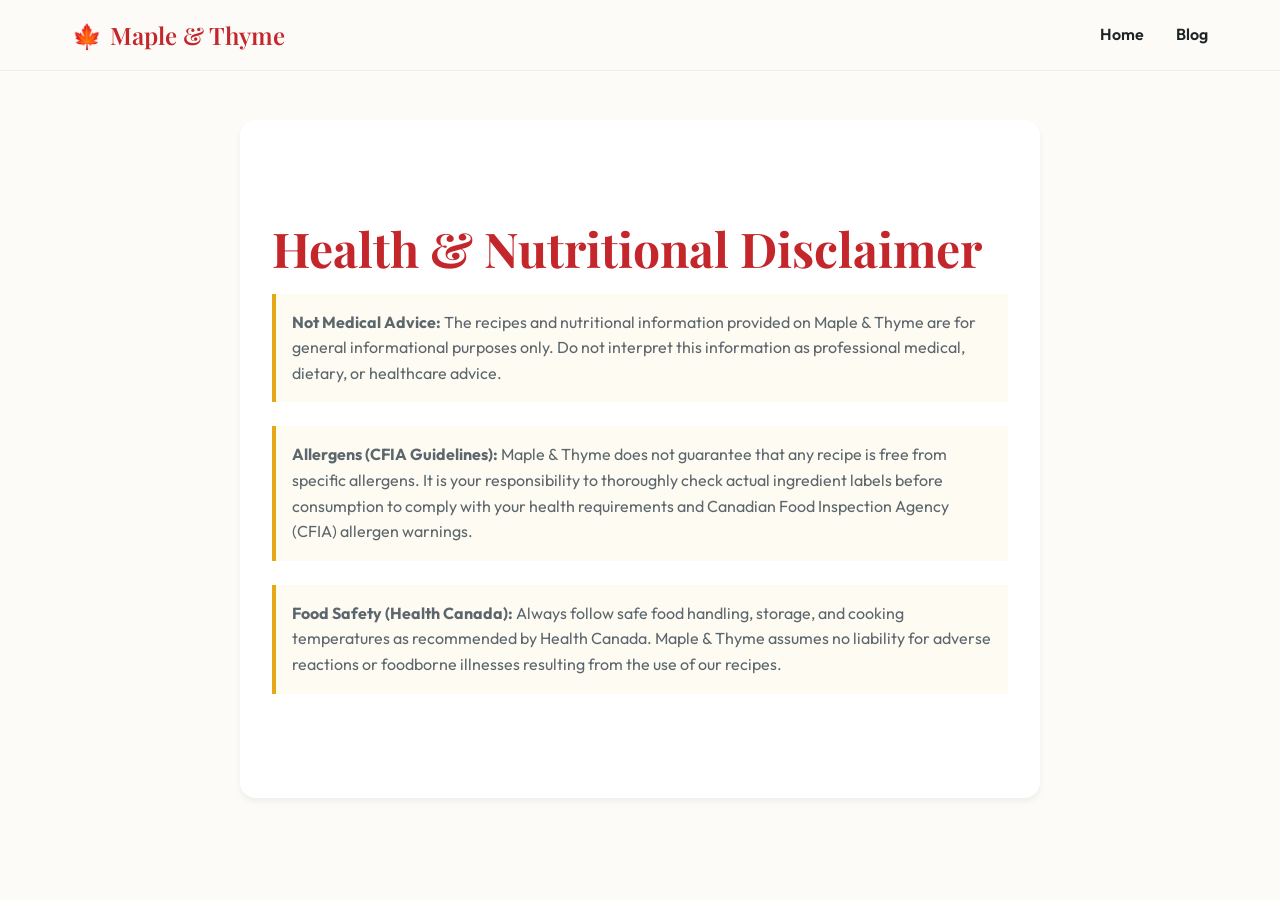
<file: disclaimer.html>
<!DOCTYPE html>
<html lang="en">
<head>
    <meta charset="UTF-8">
    <meta name="viewport" content="width=device-width, initial-scale=1.0">
    <title>Health Disclaimer | Maple & Thyme</title>
    <link href="https://fonts.googleapis.com/css2?family=Outfit:wght@300;400;600;700&family=Playfair+Display:ital,wght@0,600;1,600&display=swap" rel="stylesheet">
    <link rel="stylesheet" href="styles.css">
    <!-- Google AdSense Verification Tag -->
    <script async src="https://pagead2.googlesyndication.com/pagead/js/adsbygoogle.js?client=ca-pub-1895034733298752" crossorigin="anonymous"></script>
    <style>
        .legal-content {
            padding: 100px 2rem 5rem;
            max-width: 800px;
            margin: 0 auto;
            background: white;
            border-radius: var(--radius-md);
            box-shadow: var(--shadow-sm);
            margin-top: 120px;
            margin-bottom: 50px;
        }
        .legal-content h1 { font-size: 3rem; margin-bottom: 1rem; color: var(--color-primary); }
        .legal-content p { margin-bottom: 1.5rem; color: var(--color-text-light); border-left: 4px solid var(--color-accent); padding-left: 1rem; background: rgba(230, 168, 23, 0.05); padding: 1rem; }
    </style>
    <script async custom-element="amp-auto-ads"
        src="https://cdn.ampproject.org/v0/amp-auto-ads-0.1.js">
    </script>
</head>
<body>
    <amp-auto-ads type="adsense"
        data-ad-client="ca-pub-1895034733298752">
    </amp-auto-ads>
    <header class="main-header">
        <div class="container nav-container">
            <a href="index.html" class="logo"><span class="logo-icon">🍁</span> Maple & Thyme</a>
            <nav><ul class="nav-links">
                <li><a href="index.html">Home</a></li>
                <li><a href="blog.html">Blog</a></li>
            </ul></nav>
        </div>
    </header>

    <main class="container">
        <article class="legal-content">
            <h1>Health & Nutritional Disclaimer</h1>
            <p><strong>Not Medical Advice:</strong> The recipes and nutritional information provided on Maple & Thyme are for general informational purposes only. Do not interpret this information as professional medical, dietary, or healthcare advice.</p>
            
            <p><strong>Allergens (CFIA Guidelines):</strong> Maple & Thyme does not guarantee that any recipe is free from specific allergens. It is your responsibility to thoroughly check actual ingredient labels before consumption to comply with your health requirements and Canadian Food Inspection Agency (CFIA) allergen warnings.</p>

            <p><strong>Food Safety (Health Canada):</strong> Always follow safe food handling, storage, and cooking temperatures as recommended by Health Canada. Maple & Thyme assumes no liability for adverse reactions or foodborne illnesses resulting from the use of our recipes.</p>
        </article>
    </main>
</body>
</html>
</file>
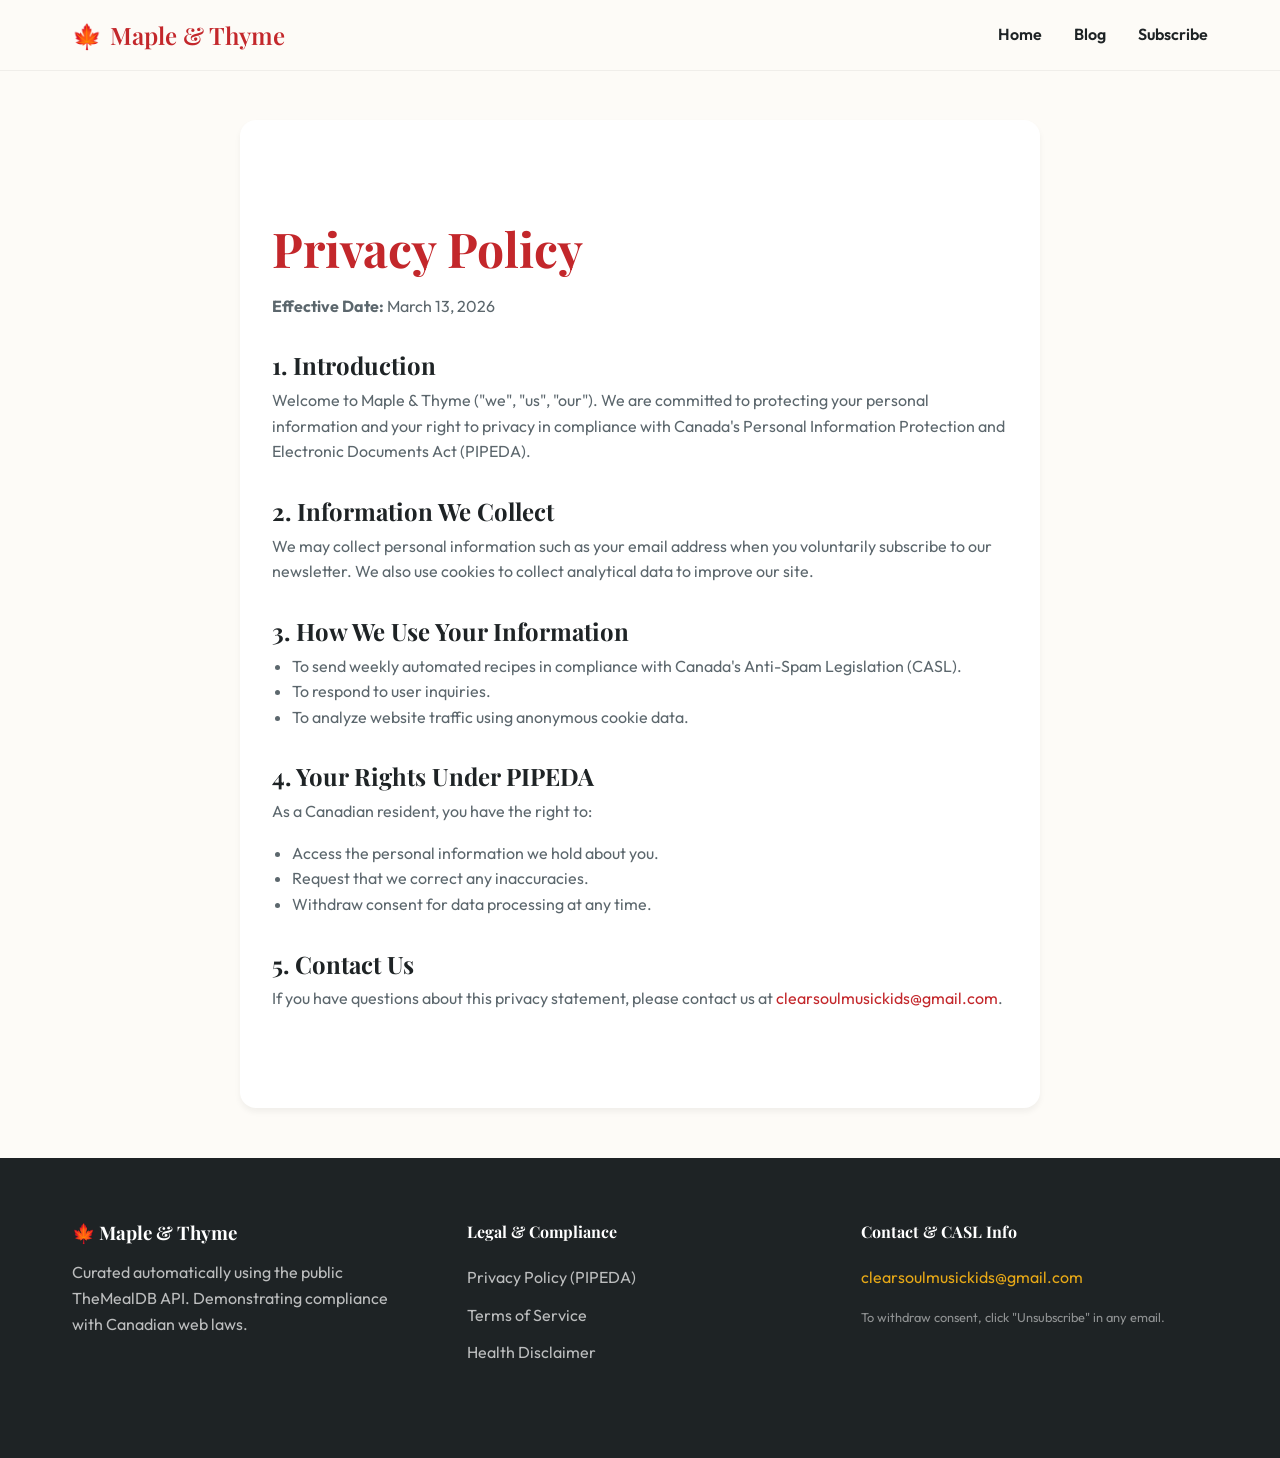
<file: privacy.html>
<!DOCTYPE html>
<html lang="en">
<head>
    <meta charset="UTF-8">
    <meta name="viewport" content="width=device-width, initial-scale=1.0">
    <title>Privacy Policy | Maple & Thyme</title>
    <meta name="description" content="Privacy Policy for Maple & Thyme. We adhere to PIPEDA guidelines.">
    <link href="https://fonts.googleapis.com/css2?family=Outfit:wght@300;400;600;700&family=Playfair+Display:ital,wght@0,600;1,600&display=swap" rel="stylesheet">
    <link rel="stylesheet" href="styles.css">
    <!-- Google AdSense Verification Tag -->
    <script async src="https://pagead2.googlesyndication.com/pagead/js/adsbygoogle.js?client=ca-pub-1895034733298752" crossorigin="anonymous"></script>
    <style>
        .legal-content {
            padding: 100px 2rem 5rem;
            max-width: 800px;
            margin: 0 auto;
            background: white;
            border-radius: var(--radius-md);
            box-shadow: var(--shadow-sm);
            margin-top: 120px;
            margin-bottom: 50px;
        }
        .legal-content h1 { font-size: 3rem; margin-bottom: 1rem; color: var(--color-primary); }
        .legal-content h2 { font-size: 1.5rem; margin-top: 2rem; margin-bottom: 0.5rem; }
        .legal-content p, .legal-content ul { margin-bottom: 1rem; color: var(--color-text-light); }
        .legal-content ul { padding-left: 20px; }
    </style>
    <script async custom-element="amp-auto-ads"
        src="https://cdn.ampproject.org/v0/amp-auto-ads-0.1.js">
    </script>
</head>
<body>
    <amp-auto-ads type="adsense"
        data-ad-client="ca-pub-1895034733298752">
    </amp-auto-ads>

    <header class="main-header">
        <div class="container nav-container">
            <a href="index.html" class="logo">
                <span class="logo-icon">🍁</span> Maple & Thyme
            </a>
            <nav aria-label="Main Navigation">
                <ul class="nav-links">
                    <li><a href="index.html">Home</a></li>
                    <li><a href="blog.html">Blog</a></li>
                    <li><a href="index.html#newsletter">Subscribe</a></li>
                </ul>
            </nav>
        </div>
    </header>

    <main class="container">
        <article class="legal-content">
            <h1>Privacy Policy</h1>
            <p><strong>Effective Date:</strong> March 13, 2026</p>
            
            <h2>1. Introduction</h2>
            <p>Welcome to Maple & Thyme ("we", "us", "our"). We are committed to protecting your personal information and your right to privacy in compliance with Canada's Personal Information Protection and Electronic Documents Act (PIPEDA).</p>

            <h2>2. Information We Collect</h2>
            <p>We may collect personal information such as your email address when you voluntarily subscribe to our newsletter. We also use cookies to collect analytical data to improve our site.</p>

            <h2>3. How We Use Your Information</h2>
            <ul>
                <li>To send weekly automated recipes in compliance with Canada's Anti-Spam Legislation (CASL).</li>
                <li>To respond to user inquiries.</li>
                <li>To analyze website traffic using anonymous cookie data.</li>
            </ul>

            <h2>4. Your Rights Under PIPEDA</h2>
            <p>As a Canadian resident, you have the right to:</p>
            <ul>
                <li>Access the personal information we hold about you.</li>
                <li>Request that we correct any inaccuracies.</li>
                <li>Withdraw consent for data processing at any time.</li>
            </ul>

            <h2>5. Contact Us</h2>
            <p>If you have questions about this privacy statement, please contact us at <a href="mailto:clearsoulmusickids@gmail.com">clearsoulmusickids@gmail.com</a>.</p>
        </article>
    </main>

    <footer class="main-footer">
        <div class="container footer-grid">
            <div class="footer-brand">
                <h3>🍁 Maple & Thyme</h3>
                <p>Curated automatically using the public TheMealDB API. Demonstrating compliance with Canadian web laws.</p>
            </div>
            <div class="footer-links">
                <h4>Legal & Compliance</h4>
                <ul>
                    <li><a href="privacy.html">Privacy Policy (PIPEDA)</a></li>
                    <li><a href="terms.html">Terms of Service</a></li>
                    <li><a href="disclaimer.html">Health Disclaimer</a></li>
                </ul>
            </div>
            <div class="footer-contact">
                <h4>Contact & CASL Info</h4>
                <p><a href="mailto:clearsoulmusickids@gmail.com">clearsoulmusickids@gmail.com</a></p>
                <p class="unsubscribe-note">To withdraw consent, click "Unsubscribe" in any email.</p>
            </div>
        </div>
    </footer>
</body>
</html>
</file>
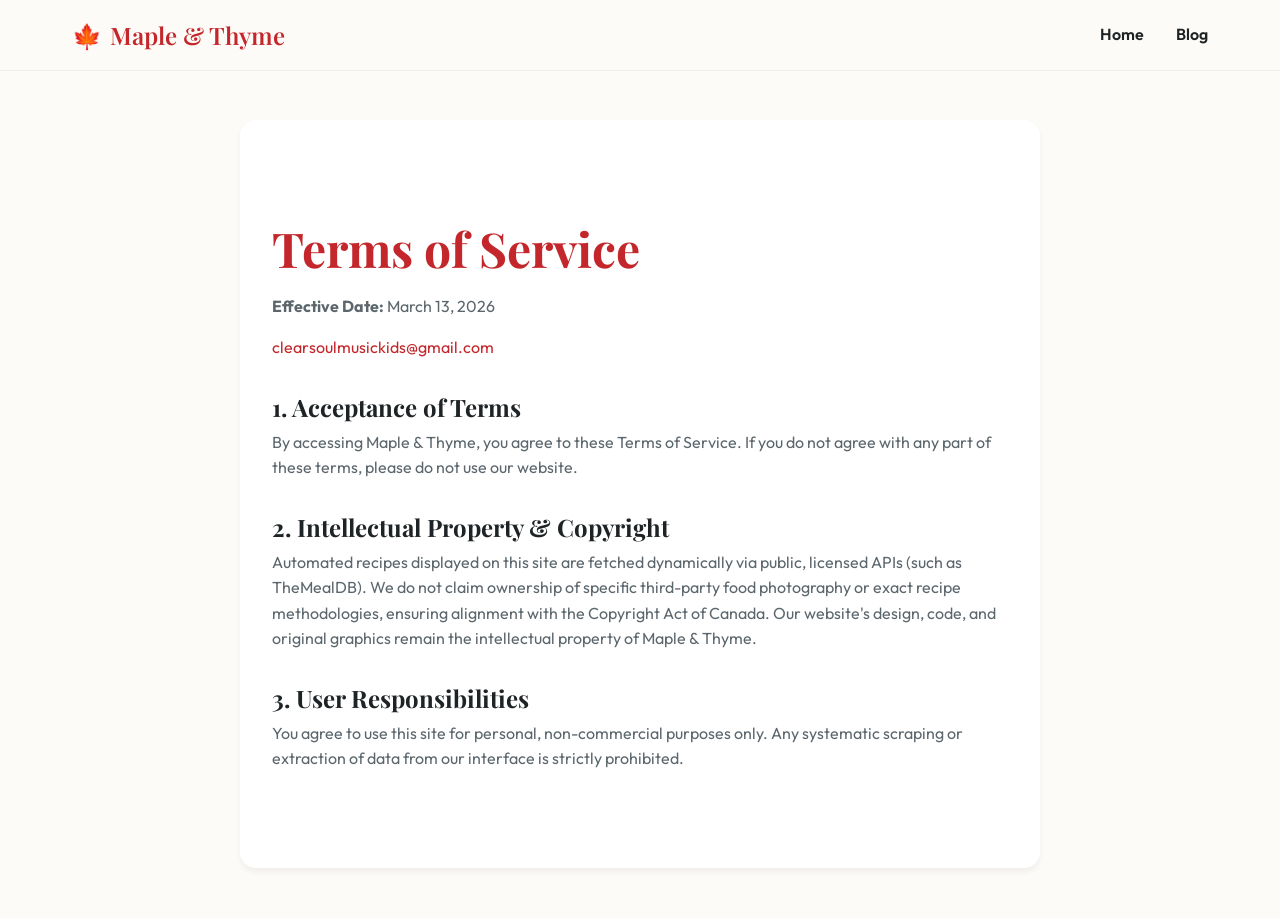
<file: terms.html>
<!DOCTYPE html>
<html lang="en">

<head>
    <meta charset="UTF-8">
    <meta name="viewport" content="width=device-width, initial-scale=1.0">
    <title>Terms of Service | Maple & Thyme</title>
    <link
        href="https://fonts.googleapis.com/css2?family=Outfit:wght@300;400;600;700&family=Playfair+Display:ital,wght@0,600;1,600&display=swap"
        rel="stylesheet">
    <link rel="stylesheet" href="styles.css">
    <!-- Google AdSense Verification Tag -->
    <script async src="https://pagead2.googlesyndication.com/pagead/js/adsbygoogle.js?client=ca-pub-1895034733298752"
        crossorigin="anonymous"></script>
    <style>
        .legal-content {
            padding: 100px 2rem 5rem;
            max-width: 800px;
            margin: 0 auto;
            background: white;
            border-radius: var(--radius-md);
            box-shadow: var(--shadow-sm);
            margin-top: 120px;
            margin-bottom: 50px;
        }

        .legal-content h1 {
            font-size: 3rem;
            margin-bottom: 1rem;
            color: var(--color-primary);
        }

        .legal-content h2 {
            font-size: 1.5rem;
            margin-top: 2rem;
            margin-bottom: 0.5rem;
        }

        .legal-content p {
            margin-bottom: 1rem;
            color: var(--color-text-light);
        }
    </style>
    <script async custom-element="amp-auto-ads" src="https://cdn.ampproject.org/v0/amp-auto-ads-0.1.js">
    </script>
</head>

<body>
    <amp-auto-ads type="adsense" data-ad-client="ca-pub-1895034733298752">
    </amp-auto-ads>
    <header class="main-header">
        <div class="container nav-container">
            <a href="index.html" class="logo"><span class="logo-icon">🍁</span> Maple & Thyme</a>
            <nav>
                <ul class="nav-links">
                    <li><a href="index.html">Home</a></li>
                    <li><a href="blog.html">Blog</a></li>
                </ul>
            </nav>
        </div>
    </header>

    <main class="container">
        <article class="legal-content">
            <h1>Terms of Service</h1>
            <p><strong>Effective Date:</strong> March 13, 2026</p>
            <p><a href="mailto:clearsoulmusickids@gmail.com">clearsoulmusickids@gmail.com</a></p>
            <h2>1. Acceptance of Terms</h2>
            <p>By accessing Maple & Thyme, you agree to these Terms of Service. If you do not agree with any part of
                these terms, please do not use our website.</p>

            <h2>2. Intellectual Property & Copyright</h2>
            <p>Automated recipes displayed on this site are fetched dynamically via public, licensed APIs (such as
                TheMealDB). We do not claim ownership of specific third-party food photography or exact recipe
                methodologies, ensuring alignment with the Copyright Act of Canada. Our website's design, code, and
                original graphics remain the intellectual property of Maple & Thyme.</p>

            <h2>3. User Responsibilities</h2>
            <p>You agree to use this site for personal, non-commercial purposes only. Any systematic scraping or
                extraction of data from our interface is strictly prohibited.</p>
        </article>
    </main>
</body>

</html>
</file>
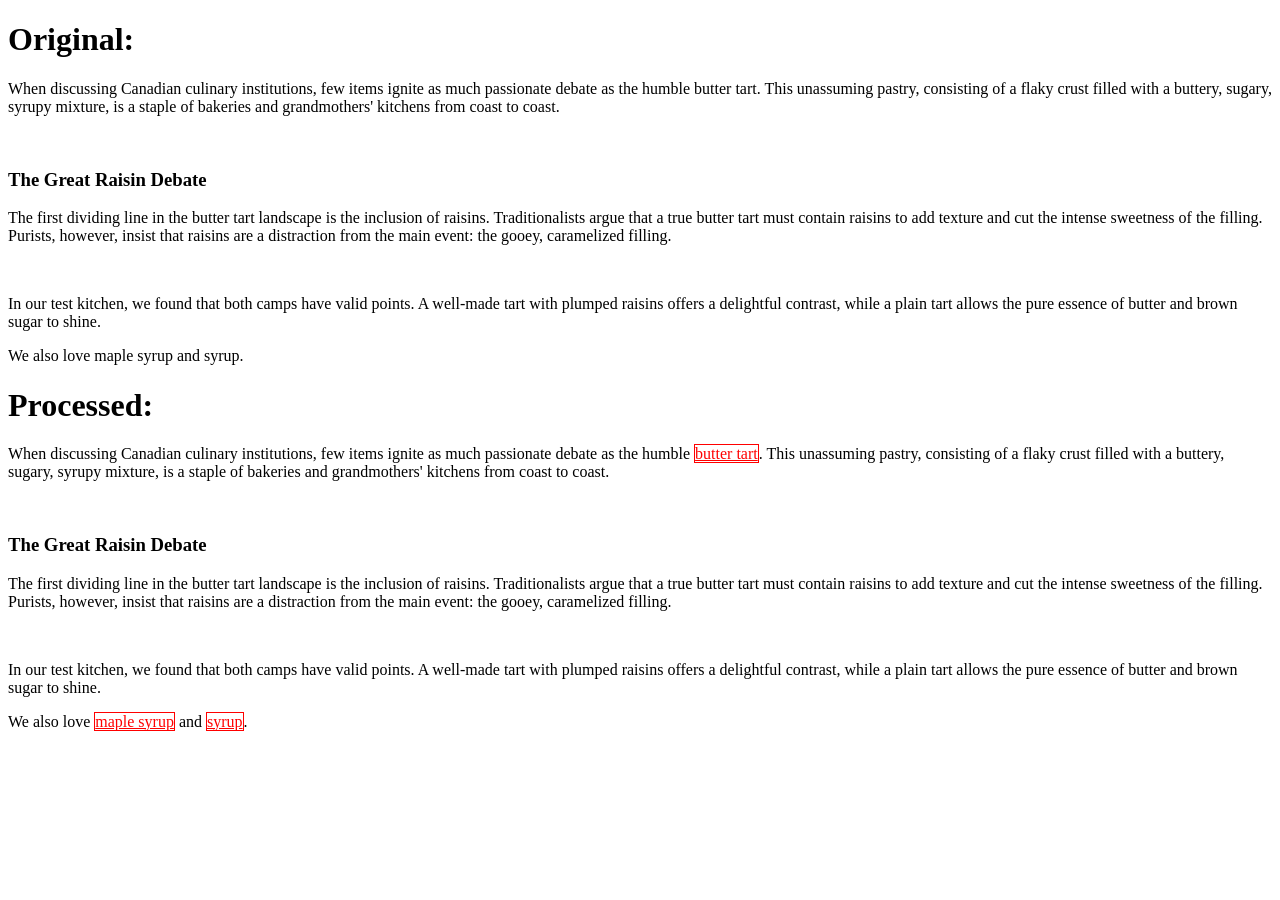
<file: test.html>
<!DOCTYPE html>
<html>
<head>
    <title>Regex Test</title>
</head>
<body>
    <h1>Original:</h1>
    <div id="original">
        <p>When discussing Canadian culinary institutions, few items ignite as much passionate debate as the humble butter tart. This unassuming pastry, consisting of a flaky crust filled with a buttery, sugary, syrupy mixture, is a staple of bakeries and grandmothers' kitchens from coast to coast.</p><br><h3>The Great Raisin Debate</h3><p>The first dividing line in the butter tart landscape is the inclusion of raisins. Traditionalists argue that a true butter tart must contain raisins to add texture and cut the intense sweetness of the filling. Purists, however, insist that raisins are a distraction from the main event: the gooey, caramelized filling.</p><br><p>In our test kitchen, we found that both camps have valid points. A well-made tart with plumped raisins offers a delightful contrast, while a plain tart allows the pure essence of butter and brown sugar to shine.</p><p>We also love maple syrup and syrup.</p>
    </div>
    
    <h1>Processed:</h1>
    <div id="processed"></div>

    <script>
        const content = document.getElementById('original').innerHTML;
        
        const keywords = [
            "maple syrup", "syrup", "butter tart", "baking sheet", "whisk", 
            "mixing bowl", "dutch oven", "cast iron", "vanilla extract",
            "whiskey", "dijon mustard", "measuring cups"
        ];
        
        const affiliateTag = "maplethyme-20";
        let htmlContent = content;
        const seen = new Set();
        
        // Sort keywords by length descending so "maple syrup" evaluates before "syrup"
        const sortedKeywords = keywords.slice().sort((a, b) => b.length - a.length);
        
        // Escape keywords for regex and join
        const escapedKeywords = sortedKeywords.map(kw => kw.replace(/[.*+?^${}()|[\]\\]/g, '\\$&'));
        // Match HTML tags OR word-bounded keywords.
        // We use \b to ensure we match whole words, but if the word is next to an HTML tag, \b might not trigger perfectly depending on the tag.
        // Let's print out the exact regex.
        const pattern = new RegExp(`(<[^>]+>)|\\b(${escapedKeywords.join("|")})\\b`, 'gi');
        
        console.log("Regex pattern:", pattern);
        
        htmlContent = htmlContent.replace(pattern, (match, tag, keywordGroup) => {
            // If we matched an HTML tag, leave it completely untouched
            if (tag) return tag;
            
            // Track seen keywords (case-insensitive) to only link the first occurrence
            const lowerKw = keywordGroup.toLowerCase();
            if (seen.has(lowerKw)) return keywordGroup;
            seen.add(lowerKw);
            
            const affiliateUrl = `https://www.amazon.ca/s?k=${encodeURIComponent(lowerKw)}&tag=${affiliateTag}`;
            return `<a href="${affiliateUrl}" target="_blank" rel="noopener sponsored" style="color: red; border: 1px solid red;">${keywordGroup}</a>`;
        });
        
        document.getElementById('processed').innerHTML = htmlContent;
    </script>
</body>
</html>
</file>
<file: styles.css>
:root {
    --color-primary: #C3272B; /* Deep Maple Red */
    --color-primary-hover: #A01F22;
    --color-bg: #FDFBF7; /* Soft Cream */
    --color-surface: #FFFFFF;
    --color-text: #1E2325; /* Slate Black */
    --color-text-light: #5C676D;
    --color-accent: #E6A817; /* Gold */
    --color-pine: #2E4F42; /* Forest Green */
    
    --font-heading: 'Playfair Display', serif;
    --font-body: 'Outfit', sans-serif;
    
    --radius-sm: 8px;
    --radius-md: 16px;
    --radius-lg: 24px;
    
    --shadow-sm: 0 4px 6px rgba(0,0,0,0.05);
    --shadow-md: 0 10px 30px rgba(0,0,0,0.08);
    --shadow-glass: 0 8px 32px 0 rgba(31, 38, 135, 0.15);
    
    --transition: all 0.3s cubic-bezier(0.25, 0.8, 0.25, 1);
}

* {
    margin: 0;
    padding: 0;
    box-sizing: border-box;
    scroll-behavior: smooth;
}

body {
    font-family: var(--font-body);
    background-color: var(--color-bg);
    color: var(--color-text);
    line-height: 1.6;
    overflow-x: hidden;
}

h1, h2, h3, h4 {
    font-family: var(--font-heading);
    color: var(--color-text);
    line-height: 1.2;
}

a {
    color: var(--color-primary);
    text-decoration: none;
    transition: var(--transition);
}

a:hover {
    color: var(--color-primary-hover);
}

.container {
    max-width: 1200px;
    margin: 0 auto;
    padding: 0 2rem;
}

/* Utilities */
.hidden { display: none !important; }
.alert-warning {
    background-color: rgba(230, 168, 23, 0.15);
    border-left: 4px solid var(--color-accent);
    padding: 1rem;
    border-radius: var(--radius-sm);
    font-size: 0.9rem;
    margin-bottom: 2rem;
}

/* Skeleton Loading */
.skeleton {
    background: linear-gradient(90deg, #f0f0f0 25%, #e0e0e0 50%, #f0f0f0 75%);
    background-size: 200% 100%;
    animation: loading 1.5s infinite;
}
.skeleton-text {
    width: 60%;
    height: 2.5rem;
    margin-bottom: 1rem;
    border-radius: var(--radius-sm);
    background: linear-gradient(90deg, #e3e3e3 25%, #d1d1d1 50%, #e3e3e3 75%);
    background-size: 200% 100%;
    animation: loading 1.5s infinite;
    color: transparent !important;
}
.skeleton-desc { height: 1.2rem; width: 80%; }
.skeleton-card { height: 350px; background: #e0e0e0; border-radius: var(--radius-md); }
@keyframes loading {
    0% { background-position: 200% 0; }
    100% { background-position: -200% 0; }
}

/* Buttons */
.btn {
    display: inline-flex;
    align-items: center;
    justify-content: center;
    padding: 0.75rem 1.5rem;
    border-radius: var(--radius-sm);
    font-weight: 600;
    cursor: pointer;
    border: none;
    transition: var(--transition);
    font-family: var(--font-body);
}

.btn-primary {
    background-color: var(--color-primary);
    color: white;
}
.btn-primary:hover {
    background-color: var(--color-primary-hover);
    transform: translateY(-2px);
    box-shadow: 0 4px 12px rgba(195, 39, 43, 0.3);
}

.btn-secondary {
    background-color: transparent;
    border: 1px solid var(--color-primary);
    color: var(--color-primary);
}
.btn-secondary:hover {
    background-color: rgba(195, 39, 43, 0.05);
}

/* Header */
.main-header {
    position: fixed;
    top: 0;
    width: 100%;
    background: rgba(253, 251, 247, 0.85);
    backdrop-filter: blur(12px);
    -webkit-backdrop-filter: blur(12px);
    z-index: 100;
    border-bottom: 1px solid rgba(0,0,0,0.05);
    padding: 1rem 0;
    transition: var(--transition);
}

.nav-container {
    display: flex;
    justify-content: space-between;
    align-items: center;
}

.logo {
    font-family: var(--font-heading);
    font-size: 1.5rem;
    font-weight: 600;
    color: var(--color-primary);
    display: flex;
    align-items: center;
    gap: 0.5rem;
}

.nav-links {
    list-style: none;
    display: flex;
    gap: 2rem;
}
.nav-links a {
    color: var(--color-text);
    font-weight: 600;
    font-size: 1rem;
}
.nav-links a:hover {
    color: var(--color-primary);
}

/* --- SEARCH & CATEGORY FILTER --- */
.controls-bar {
    display: flex;
    gap: 1rem;
    margin-bottom: 2rem;
    flex-wrap: wrap;
    justify-content: center;
}

.control-input, .control-select {
    padding: 0.75rem 1rem;
    border: 1px solid #ddd;
    border-radius: var(--radius-sm);
    font-family: 'Outfit', sans-serif;
    font-size: 1rem;
    color: var(--color-text);
    background-color: var(--color-bg);
    transition: var(--transition-fast);
}

.control-input {
    flex: 1;
    min-width: 250px;
    max-width: 500px;
}

.control-select {
    flex-basis: 200px;
    cursor: pointer;
}

.control-input:focus, .control-select:focus {
    outline: none;
    border-color: var(--color-primary);
    box-shadow: 0 0 0 3px rgba(189, 42, 46, 0.1);
}

/* --- ADVERTISEMENT PLACEHOLDERS --- */
.ad-container {
    width: 100%;
    display: flex;
    flex-direction: column;
    align-items: center;
    margin: 2rem 0;
}

.ad-label {
    font-size: 0.75rem;
    color: var(--color-text-light);
    text-transform: uppercase;
    letter-spacing: 1px;
    margin-bottom: 0.5rem;
}

.ad-placeholder {
    background: #f0f0f0;
    border: 1px dashed #ccc;
    display: flex;
    align-items: center;
    justify-content: center;
    color: #888;
    font-size: 0.9rem;
    font-family: monospace;
}

.ad-leaderboard {
    width: 100%;
    max-width: 728px;
    height: 90px;
}

.ad-rectangle {
    width: 300px;
    height: 250px;
    margin: 0 auto;
}

.ad-infeed {
    grid-column: 1 / -1; /* spans full width of grid */
}

.affiliate-disclosure {
    text-align: center;
    font-size: 0.85rem;
    color: var(--color-text-light);
    margin-bottom: 2rem;
    padding: 1rem;
    background: rgba(0,0,0,0.02);
    border-radius: var(--radius-md);
}

.affiliate-link {
    color: var(--color-primary);
    text-decoration: underline;
    text-decoration-thickness: 1px;
    text-underline-offset: 2px;
}
.affiliate-link:hover {
    color: var(--color-pine);
}

/* ================= 5. HOME VIEW COMPONENTS ================= */
.hero {
    position: relative;
    height: 70vh;
    min-height: 500px;
    display: flex;
    align-items: center;
    margin-top: 70px;
    overflow: hidden;
    background: var(--color-text);
}

.hero-bg {
    position: absolute;
    top: 0; left: 0; width: 100%; height: 100%;
    background-size: cover;
    background-position: center;
    transition: background-image 0.8s ease-in-out;
}

.hero-overlay {
    position: absolute;
    top: 0; left: 0; width: 100%; height: 100%;
    background: linear-gradient(to right, rgba(0,0,0,0.85) 0%, rgba(0,0,0,0.2) 100%);
}

.hero-content {
    position: relative;
    z-index: 1;
    color: white;
    max-width: 800px;
}

.badge {
    background-color: var(--color-accent);
    color: var(--color-text);
    padding: 0.25rem 0.75rem;
    border-radius: 20px;
    font-size: 0.85rem;
    font-weight: 700;
    text-transform: uppercase;
    letter-spacing: 1px;
    margin-bottom: 1.5rem;
    display: inline-block;
}

.hero h1 {
    font-size: 4rem;
    color: white;
    margin-bottom: 1rem;
    text-shadow: 0 4px 12px rgba(0,0,0,0.4);
}
.hero p {
    font-size: 1.2rem;
    margin-bottom: 2rem;
    opacity: 0.9;
    max-width: 600px;
}

/* Home View: Latest Recipes Grid */
.latest-recipes {
    padding: 6rem 2rem 8rem;
}

.section-header {
    text-align: center;
    margin-bottom: 4rem;
}

.section-header h2 {
    font-size: 2.8rem;
    margin-bottom: 0.5rem;
}

.section-header p {
    color: var(--color-text-light);
    font-size: 1.1rem;
}

.recipe-grid-cards {
    display: grid;
    grid-template-columns: repeat(auto-fill, minmax(320px, 1fr));
    gap: 3rem 2rem;
}

.recipe-card {
    background: var(--color-surface);
    border-radius: var(--radius-md);
    overflow: hidden;
    box-shadow: var(--shadow-sm);
    transition: var(--transition);
    display: flex;
    flex-direction: column;
    height: 100%;
}

.recipe-card:hover {
    transform: translateY(-8px);
    box-shadow: var(--shadow-md);
}

.recipe-card-img-wrapper {
    position: relative;
    padding-top: 66.66%; /* 3:2 Aspect Ratio */
    overflow: hidden;
}

.recipe-card-img {
    position: absolute;
    top: 0;
    left: 0;
    width: 100%;
    height: 100%;
    object-fit: cover;
    transition: transform 0.6s ease;
}

.recipe-card:hover .recipe-card-img {
    transform: scale(1.08);
}

.recipe-card-content {
    padding: 2rem 1.5rem;
    display: flex;
    flex-direction: column;
    flex-grow: 1;
}

.recipe-card-title {
    font-size: 1.4rem;
    margin-bottom: 1rem;
    line-height: 1.3;
}

.recipe-card-title a {
    color: var(--color-text);
}

.recipe-card-title a:hover {
    color: var(--color-primary);
}

.recipe-card-tags {
    font-size: 0.85rem;
    color: var(--color-primary);
    font-weight: 700;
    margin-bottom: 1rem;
    text-transform: uppercase;
    letter-spacing: 1px;
}

.recipe-card-btn {
    margin-top: auto;
    align-self: flex-start;
    color: var(--color-text-light);
    font-weight: 600;
    font-size: 0.95rem;
    transition: var(--transition);
}

.recipe-card:hover .recipe-card-btn {
    color: var(--color-primary);
}

.recipe-card-btn::after {
    content: " →";
    transition: var(--transition);
}
.recipe-card:hover .recipe-card-btn::after {
    margin-left: 5px;
}

/* Recipe Detail View */
.breadcrumb {
    padding: 8rem 2rem 0;
    margin-bottom: -1rem;
}

.recipe-details-header {
    text-align: center;
    margin: 4rem 0 3rem;
    max-width: 800px;
    margin-left: auto;
    margin-right: auto;
}

.display-title {
    font-size: 3.5rem;
    color: var(--color-text);
}

.recipe-section {
    padding-bottom: 5rem;
}

.recipe-grid {
    display: grid;
    grid-template-columns: 1fr 1.2fr;
    gap: 4rem;
    background: var(--color-surface);
    border-radius: var(--radius-lg);
    box-shadow: var(--shadow-sm);
    overflow: hidden;
}

.recipe-image-container {
    height: 100%;
    min-height: 500px;
    border-radius: var(--radius-lg);
    overflow: hidden;
}

.recipe-img {
    width: 100%;
    height: 100%;
    object-fit: cover;
}

.recipe-info {
    padding: 3rem 3rem 3rem 0;
}

.ingredients-box, .instructions-box {
    margin-bottom: 2.5rem;
}

.ingredients-box h3, .instructions-box h3 {
    font-size: 1.5rem;
    margin-bottom: 1.5rem;
    padding-bottom: 0.5rem;
    border-bottom: 2px solid rgba(0,0,0,0.05);
}

.ingredients-list {
    list-style: none;
    display: grid;
    grid-template-columns: 1fr 1fr;
    gap: 0.75rem;
}
.ingredients-list li {
    position: relative;
    padding-left: 1.5rem;
}
.ingredients-list li::before {
    content: "•";
    color: var(--color-primary);
    position: absolute;
    left: 0;
    font-weight: bold;
}

.instructions-box p {
    white-space: pre-line;
    color: var(--color-text-light);
    line-height: 1.8;
}

/* Newsletter Section */
.newsletter-section {
    background-color: var(--color-pine);
    color: white;
    padding: 6rem 2rem;
    text-align: center;
}

.newsletter-container {
    max-width: 700px;
}

.newsletter-text h2 {
    color: white;
    font-size: 2.5rem;
    margin-bottom: 1rem;
}

.newsletter-form {
    margin-top: 2rem;
    background: rgba(255,255,255,0.05);
    padding: 2rem;
    border-radius: var(--radius-md);
    border: 1px solid rgba(255,255,255,0.1);
}

.input-group {
    display: flex;
    gap: 1rem;
    margin-bottom: 1.5rem;
}

.input-group input {
    flex: 1;
    padding: 1rem;
    border-radius: var(--radius-sm);
    border: none;
    font-family: var(--font-body);
    font-size: 1rem;
}

.casl-checkbox {
    display: flex;
    align-items: flex-start;
    text-align: left;
    gap: 0.75rem;
    font-size: 0.85rem;
    opacity: 0.8;
}
.casl-checkbox input[type="checkbox"] {
    margin-top: 0.25rem;
}

.form-msg { margin-top: 1rem; font-weight: bold; }

/* Footer */
.main-footer {
    background-color: var(--color-text);
    color: white;
    padding: 4rem 2rem 2rem;
}

.footer-grid {
    display: grid;
    grid-template-columns: repeat(auto-fit, minmax(250px, 1fr));
    gap: 3rem;
    margin-bottom: 3rem;
}

.footer-brand h3 {
    color: white;
    margin-bottom: 1rem;
}
.footer-brand p { opacity: 0.7; }

.footer-links h4, .footer-contact h4 {
    color: white;
    margin-bottom: 1.5rem;
}
.footer-links ul { list-style: none; }
.footer-links li { margin-bottom: 0.75rem; }
.footer-links a { color: rgba(255,255,255,0.7); }
.footer-links a:hover { color: var(--color-accent); }

.footer-contact address {
    font-style: normal;
    opacity: 0.7;
    margin-bottom: 1rem;
    line-height: 1.8;
}
.footer-contact a { color: var(--color-accent); }

.unsubscribe-note {
    font-size: 0.8rem;
    opacity: 0.5;
    margin-top: 1rem;
}

.footer-bottom {
    text-align: center;
    padding-top: 2rem;
    border-top: 1px solid rgba(255,255,255,0.1);
    opacity: 0.5;
    font-size: 0.9rem;
}

/* PIPEDA Banner */
.cookie-banner {
    position: fixed;
    bottom: 2rem;
    left: 2rem;
    right: 2rem;
    background: var(--color-surface);
    padding: 1.5rem 2rem;
    border-radius: var(--radius-md);
    box-shadow: var(--shadow-md);
    z-index: 1000;
    display: flex;
    justify-content: space-between;
    align-items: center;
    gap: 2rem;
    border-left: 5px solid var(--color-primary);
    transform: translateY(150%);
    animation: slideUp 0.5s forwards 1s;
}
@keyframes slideUp { to { transform: translateY(0); } }

.cookie-content h3 { font-size: 1.2rem; margin-bottom: 0.5rem; }
.cookie-content p { font-size: 0.9rem; color: var(--color-text-light); }
.cookie-actions { display: flex; gap: 1rem; white-space: nowrap; }

/* Responsive */
@media (max-width: 900px) {
    .recipe-grid { grid-template-columns: 1fr; }
    .cookie-banner { flex-direction: column; text-align: center; }
    .display-title { font-size: 2.8rem; }
}
@media (max-width: 600px) {
    .hero h1 { font-size: 2.5rem; }
    .input-group { flex-direction: column; }
    .recipe-grid-cards { grid-template-columns: 1fr; }
}
</file>
